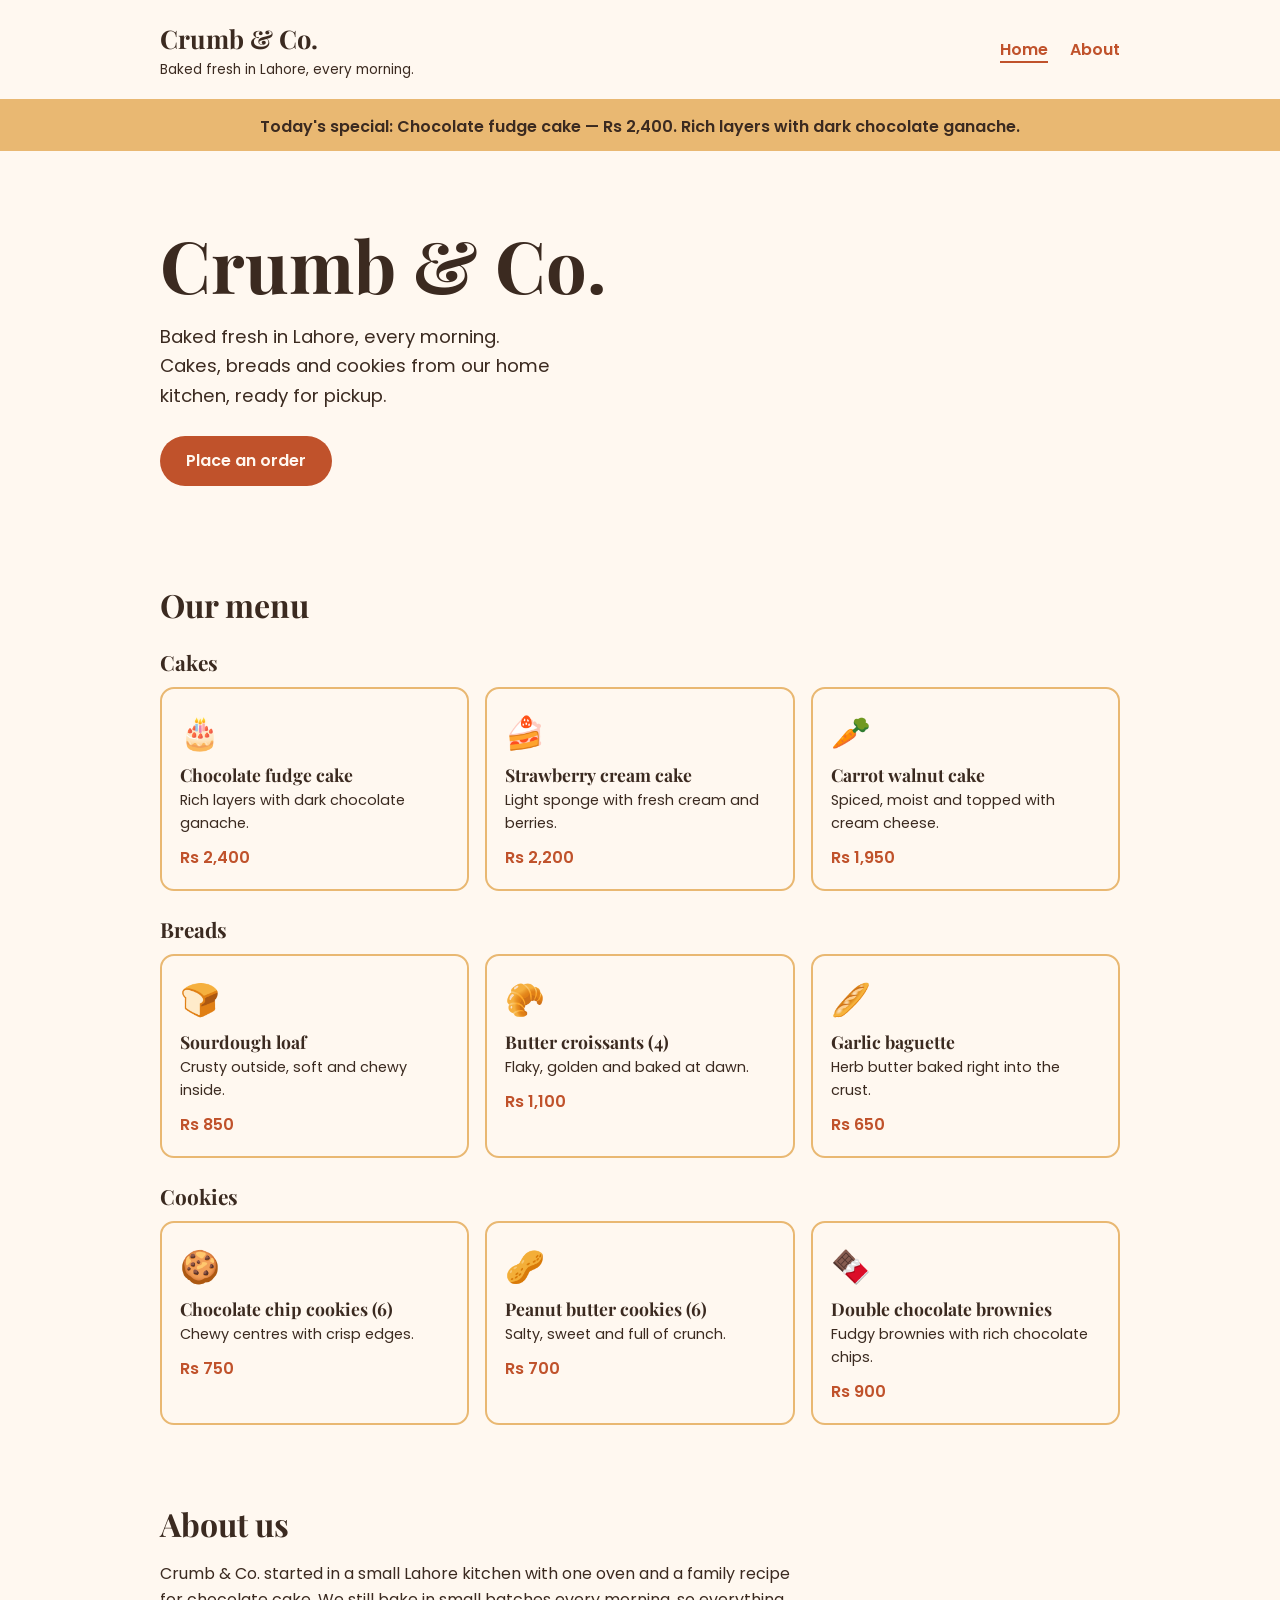
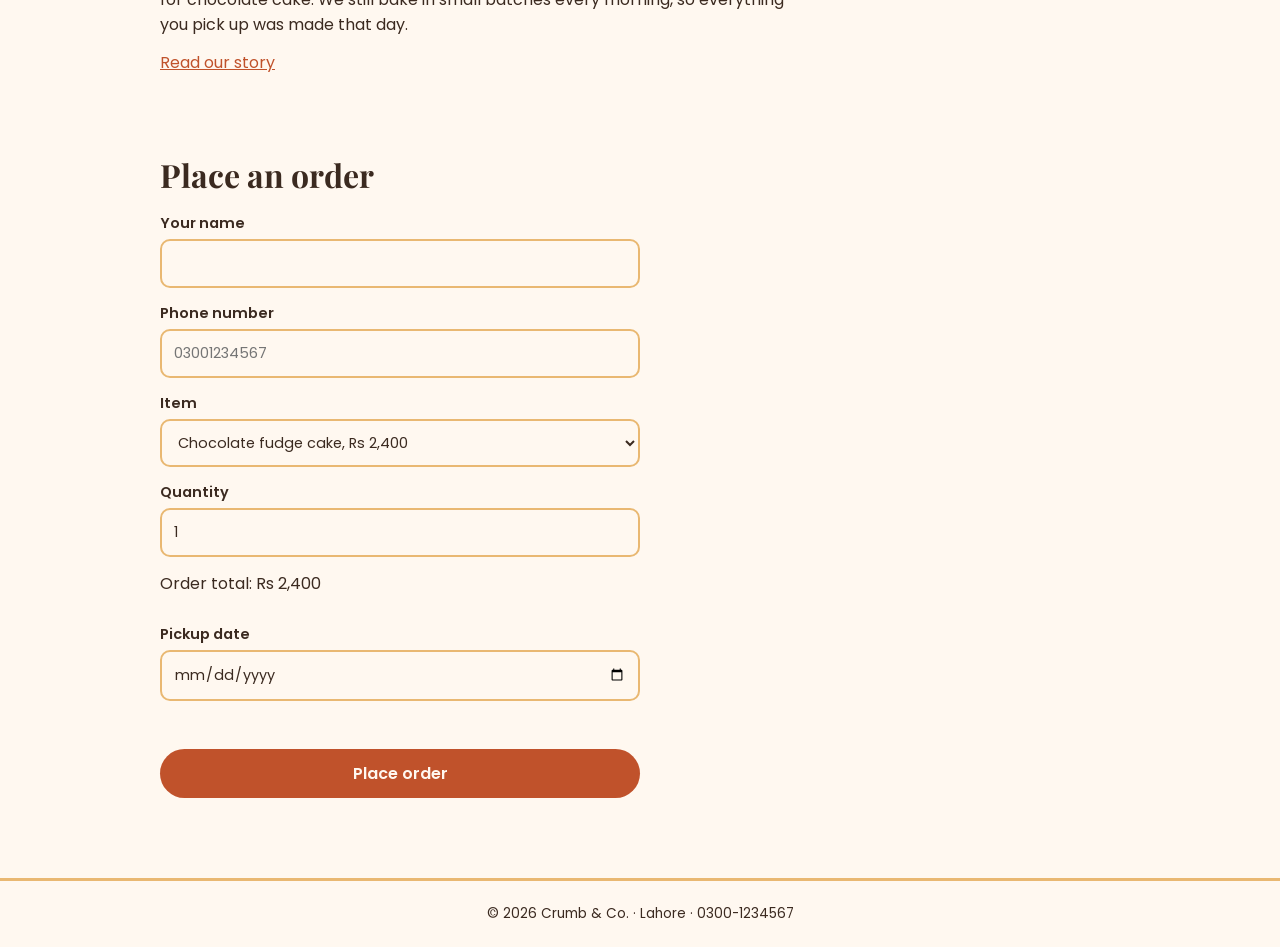
<file: index.html>
<!DOCTYPE html>
<html lang="en">
<head>
  <meta charset="UTF-8">
  <meta name="viewport" content="width=device-width, initial-scale=1">
  <title>Crumb &amp; Co. | Home bakery in Lahore</title>
  <link rel="preconnect" href="https://fonts.googleapis.com">
  <link href="https://fonts.googleapis.com/css2?family=Playfair+Display:wght@600;700&family=Poppins:wght@400;600&display=swap" rel="stylesheet">
  <link rel="stylesheet" href="style.css">
</head>
<body>
  <header>
    <div class="wrap">
      <div>
        <a class="brand" href="index.html">Crumb &amp; Co.</a>
        <div class="tagline">Baked fresh in Lahore, every morning.</div>
      </div>
      <nav>
        <a href="index.html" class="active">Home</a>
        <a href="about.html">About</a>
      </nav>
    </div>
  </header>
  <div class="special">
    Today's special: Chocolate fudge cake — Rs 2,400. Rich layers with dark chocolate ganache.
  </div>

  <main class="wrap">
    <section class="hero">
      <h1>Crumb &amp; Co.</h1>
      <p>Baked fresh in Lahore, every morning. Cakes, breads and cookies from our home kitchen, ready for pickup.</p>
      <a class="btn" href="#order">Place an order</a>
    </section>

    <section id="menu">
      <h2>Our menu</h2>

      <h3 class="category">Cakes</h3>
      <div class="grid">
        <div class="card"><div class="emoji">🎂</div><h4>Chocolate fudge cake</h4><p>Rich layers with dark chocolate ganache.</p><span class="price">Rs 2,400</span></div>
        <div class="card"><div class="emoji">🍰</div><h4>Strawberry cream cake</h4><p>Light sponge with fresh cream and berries.</p><span class="price">Rs 2,200</span></div>
        <div class="card"><div class="emoji">🥕</div><h4>Carrot walnut cake</h4><p>Spiced, moist and topped with cream cheese.</p><span class="price">Rs 1,950</span></div>
      </div>

      <h3 class="category">Breads</h3>
      <div class="grid">
        <div class="card"><div class="emoji">🍞</div><h4>Sourdough loaf</h4><p>Crusty outside, soft and chewy inside.</p><span class="price">Rs 850</span></div>
        <div class="card"><div class="emoji">🥐</div><h4>Butter croissants (4)</h4><p>Flaky, golden and baked at dawn.</p><span class="price">Rs 1,100</span></div>
        <div class="card"><div class="emoji">🥖</div><h4>Garlic baguette</h4><p>Herb butter baked right into the crust.</p><span class="price">Rs 650</span></div>
      </div>

      <h3 class="category">Cookies</h3>
      <div class="grid">
        <div class="card"><div class="emoji">🍪</div><h4>Chocolate chip cookies (6)</h4><p>Chewy centres with crisp edges.</p><span class="price">Rs 750</span></div>
        <div class="card"><div class="emoji">🥜</div><h4>Peanut butter cookies (6)</h4><p>Salty, sweet and full of crunch.</p><span class="price">Rs 700</span></div>
        <div class="card"><div class="emoji">🍫</div><h4>Double chocolate brownies</h4><p>Fudgy brownies with rich chocolate chips.</p><span class="price">Rs 900</span></div>
      </div>
    </section>

    <section id="about">
      <h2>About us</h2>
      <p>Crumb &amp; Co. started in a small Lahore kitchen with one oven and a family recipe for chocolate cake. We still bake in small batches every morning, so everything you pick up was made that day.</p>
      <a href="about.html">Read our story</a>
    </section>

    <section id="order">
      <h2>Place an order</h2>
      <form id="orderForm" novalidate>
        <label>Your name <input type="text" id="name"></label>
        <label>Phone number <input type="tel" id="phone" placeholder="03001234567"></label>
        <label>Item
          <select id="item">
            <option value="chocolate fudge cake" data-price="2400">Chocolate fudge cake, Rs 2,400</option>
            <option value="strawberry cream cake" data-price="2200">Strawberry cream cake, Rs 2,200</option>
            <option value="carrot walnut cake" data-price="1950">Carrot walnut cake, Rs 1,950</option>
            <option value="sourdough loaf" data-price="850">Sourdough loaf, Rs 850</option>
            <option value="butter croissants" data-price="1100">Butter croissants (4), Rs 1,100</option>
            <option value="garlic baguette" data-price="650">Garlic baguette, Rs 650</option>
            <option value="chocolate chip cookies" data-price="750">Chocolate chip cookies (6), Rs 750</option>
            <option value="peanut butter cookies" data-price="700">Peanut butter cookies (6), Rs 700</option>
            <option value="double chocolate brownies" data-price="900">Double chocolate brownies, Rs 900</option>
          </select>
        </label>
        <label>Quantity <input type="number" id="quantity" min="1" step="1" value="1" required></label>
        <p id="orderTotal" aria-live="polite">Order total: Rs 2,400</p>
        <label>Pickup date <input type="date" id="date"></label>
        <div class="error" id="error"></div>
        <button type="submit" class="btn">Place order</button>
      </form>
      <div class="thanks" id="thanks" hidden></div>
    </section>
  </main>

  <footer>© 2026 Crumb &amp; Co. · Lahore · 0300-1234567</footer>

  <script>
    const form = document.getElementById("orderForm");
    const error = document.getElementById("error");
    const thanks = document.getElementById("thanks");
    const itemSelect = document.getElementById("item");
    const quantityInput = document.getElementById("quantity");
    const orderTotal = document.getElementById("orderTotal");
    const days = ["Sun", "Mon", "Tue", "Wed", "Thu", "Fri", "Sat"];
    const months = ["Jan", "Feb", "Mar", "Apr", "May", "Jun", "Jul", "Aug", "Sep", "Oct", "Nov", "Dec"];

    function updateOrderTotal() {
      const quantity = Number(quantityInput.value);
      if (!Number.isInteger(quantity) || quantity < 1) {
        orderTotal.textContent = "Please enter a quantity of 1 or more.";
        return;
      }

      const unitPrice = Number(itemSelect.selectedOptions[0].dataset.price);
      orderTotal.textContent = "Order total: Rs " + (unitPrice * quantity).toLocaleString("en-US");
    }

    itemSelect.addEventListener("change", updateOrderTotal);
    quantityInput.addEventListener("input", updateOrderTotal);

    form.addEventListener("submit", function (event) {
      event.preventDefault();
      const name = document.getElementById("name").value.trim();
      const phone = document.getElementById("phone").value.replace(/[\s-]/g, "");
      const item = itemSelect.value;
      const quantity = Number(quantityInput.value);
      const unitPrice = Number(itemSelect.selectedOptions[0].dataset.price);
      const total = unitPrice * quantity;
      const date = document.getElementById("date").value;
      thanks.hidden = true;

      if (!name || !date) {
        error.textContent = "Please add your name and a pickup date.";
        return;
      }
      if (!/^03\d{9}$/.test(phone)) {
        error.textContent = "Your phone number needs 11 digits starting with 03, like 03001234567.";
        return;
      }
      if (!Number.isInteger(quantity) || quantity < 1) {
        error.textContent = "Please enter a quantity of 1 or more.";
        return;
      }

      const [y, m, d] = date.split("-").map(Number);
      const pickup = new Date(y, m - 1, d);
      const niceDate = days[pickup.getDay()] + ", " + d + " " + months[m - 1] + " " + y;

      error.textContent = "";
      thanks.textContent = "Thank you, " + name + ". Your order for " + quantity + " × " + item + " will be ready for pickup on " + niceDate + " from 10:00 am. The total is Rs " + total.toLocaleString("en-US") + ". We'll call you on " + phone + " to confirm.";
      thanks.hidden = false;
      form.reset();
      updateOrderTotal();
    });
  </script>
</body>
</html>
</file>
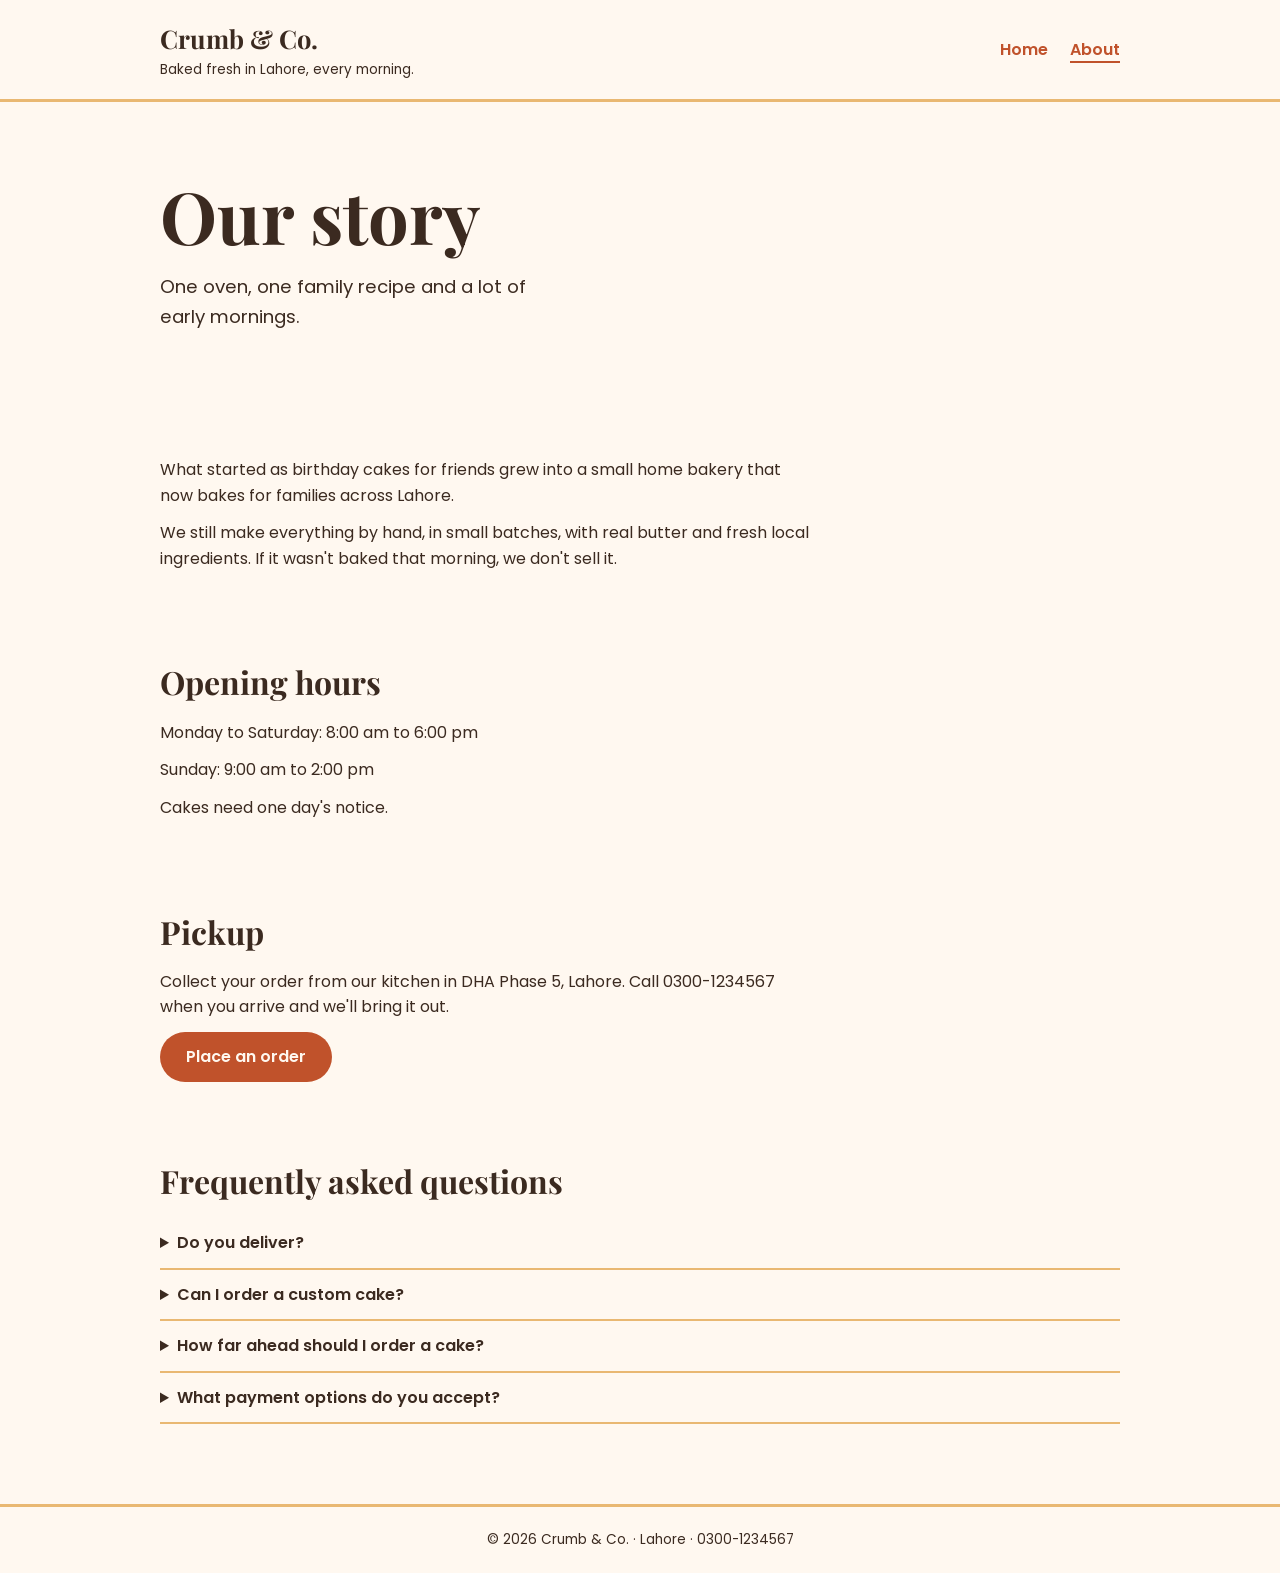
<file: about.html>
<!DOCTYPE html>
<html lang="en">
<head>
  <meta charset="UTF-8">
  <meta name="viewport" content="width=device-width, initial-scale=1">
  <title>About | Crumb &amp; Co.</title>
  <link rel="preconnect" href="https://fonts.googleapis.com">
  <link href="https://fonts.googleapis.com/css2?family=Playfair+Display:wght@600;700&family=Poppins:wght@400;600&display=swap" rel="stylesheet">
  <link rel="stylesheet" href="style.css">
</head>
<body>
  <header>
    <div class="wrap">
      <div>
        <a class="brand" href="index.html">Crumb &amp; Co.</a>
        <div class="tagline">Baked fresh in Lahore, every morning.</div>
      </div>
      <nav>
        <a href="index.html">Home</a>
        <a href="about.html" class="active">About</a>
      </nav>
    </div>
  </header>

  <main class="wrap">
    <section class="hero">
      <h1>Our story</h1>
      <p>One oven, one family recipe and a lot of early mornings.</p>
    </section>

    <section>
      <p>What started as birthday cakes for friends grew into a small home bakery that now bakes for families across Lahore.</p>
      <p>We still make everything by hand, in small batches, with real butter and fresh local ingredients. If it wasn't baked that morning, we don't sell it.</p>
    </section>

    <section>
      <h2>Opening hours</h2>
      <p>Monday to Saturday: 8:00 am to 6:00 pm</p>
      <p>Sunday: 9:00 am to 2:00 pm</p>
      <p>Cakes need one day's notice.</p>
    </section>

    <section>
      <h2>Pickup</h2>
      <p>Collect your order from our kitchen in DHA Phase 5, Lahore. Call 0300-1234567 when you arrive and we'll bring it out.</p>
      <a class="btn" href="index.html#order">Place an order</a>
    </section>
    <section class="faq">
      <h2>Frequently asked questions</h2>
      <details>
        <summary>Do you deliver?</summary>
        <p>We currently offer pickup from our kitchen in DHA Phase 5, Lahore.</p>
      </details>
      <details>
        <summary>Can I order a custom cake?</summary>
        <p>Please call us to discuss your cake idea. Cakes need at least one day's notice.</p>
      </details>
      <details>
        <summary>How far ahead should I order a cake?</summary>
        <p>Please place your cake order at least one day before pickup.</p>
      </details>
      <details>
        <summary>What payment options do you accept?</summary>
        <p>Call us at 0300-1234567 when you order to confirm the available payment options.</p>
      </details>
    </section>
  </main>

  <footer>© 2026 Crumb &amp; Co. · Lahore · 0300-1234567</footer>
</body>
</html>
</file>
<file: style.css>
:root {
  --cream: #FFF8F0;
  --cocoa: #3B2A20;
  --clay: #C0522B;
  --honey: #E9B872;
}
* { box-sizing: border-box; margin: 0; padding: 0; }
body { background: var(--cream); color: var(--cocoa); font-family: "Poppins", sans-serif; line-height: 1.6; }
h1, h2, h3, h4 { font-family: "Playfair Display", serif; line-height: 1.2; }
a { color: var(--clay); }
.wrap { max-width: 1000px; margin: 0 auto; padding: 0 20px; }

header { border-bottom: 3px solid var(--honey); }
header .wrap { display: flex; justify-content: space-between; align-items: center; gap: 16px; padding-top: 18px; padding-bottom: 18px; }
.brand { font-family: "Playfair Display", serif; font-size: 1.6rem; font-weight: 700; color: var(--cocoa); text-decoration: none; }
.tagline { font-size: 0.85rem; }
nav a { margin-left: 18px; font-weight: 600; text-decoration: none; }
nav a.active { border-bottom: 2px solid var(--clay); }

.special { background: var(--honey); padding: 12px 20px; text-align: center; font-weight: 600; }

.hero { padding: 70px 0 60px; }
.hero h1 { font-size: clamp(2.6rem, 7vw, 4.5rem); }
.hero p { font-size: 1.15rem; max-width: 36ch; margin: 14px 0 26px; }
.btn { display: inline-block; background: var(--clay); color: var(--cream); border: none; padding: 12px 26px; border-radius: 999px; font-family: "Poppins", sans-serif; font-weight: 600; font-size: 1rem; text-decoration: none; cursor: pointer; }

section { padding: 40px 0; }
section h2 { font-size: 2rem; margin-bottom: 18px; }
section p { max-width: 65ch; margin-bottom: 12px; }
.category { margin: 26px 0 12px; font-size: 1.3rem; }
.grid { display: grid; grid-template-columns: repeat(3, 1fr); gap: 16px; }
.card { border: 2px solid var(--honey); border-radius: 14px; padding: 18px; }
.card .emoji { font-size: 2rem; }
.card h4 { font-size: 1.1rem; margin: 6px 0 4px; }
.card p { font-size: 0.9rem; margin: 0; }
.price { display: block; margin-top: 10px; font-weight: 600; color: var(--clay); }

form { display: grid; gap: 14px; max-width: 480px; }
label { font-weight: 600; font-size: 0.9rem; }
input, select { width: 100%; padding: 11px 12px; margin-top: 4px; border: 2px solid var(--honey); border-radius: 10px; background: var(--cream); color: var(--cocoa); font: inherit; font-weight: 400; }
input:focus, select:focus, .btn:focus, a:focus { outline: 3px solid var(--clay); outline-offset: 2px; }
.error { color: var(--clay); font-size: 0.9rem; min-height: 1.4em; }
.thanks { border-left: 4px solid var(--honey); padding: 14px 16px; margin-top: 16px; max-width: 480px; }

.faq details { border-bottom: 2px solid var(--honey); padding: 12px 0; }
.faq summary { cursor: pointer; font-weight: 600; }
.faq details p { margin: 8px 0 0; }

footer { border-top: 3px solid var(--honey); margin-top: 40px; padding: 22px 20px; font-size: 0.85rem; text-align: center; }

@media (max-width: 700px) {
  header .wrap { flex-direction: column; align-items: flex-start; }
  nav a { margin: 0 18px 0 0; }
  .grid { grid-template-columns: 1fr; }
}
</file>
